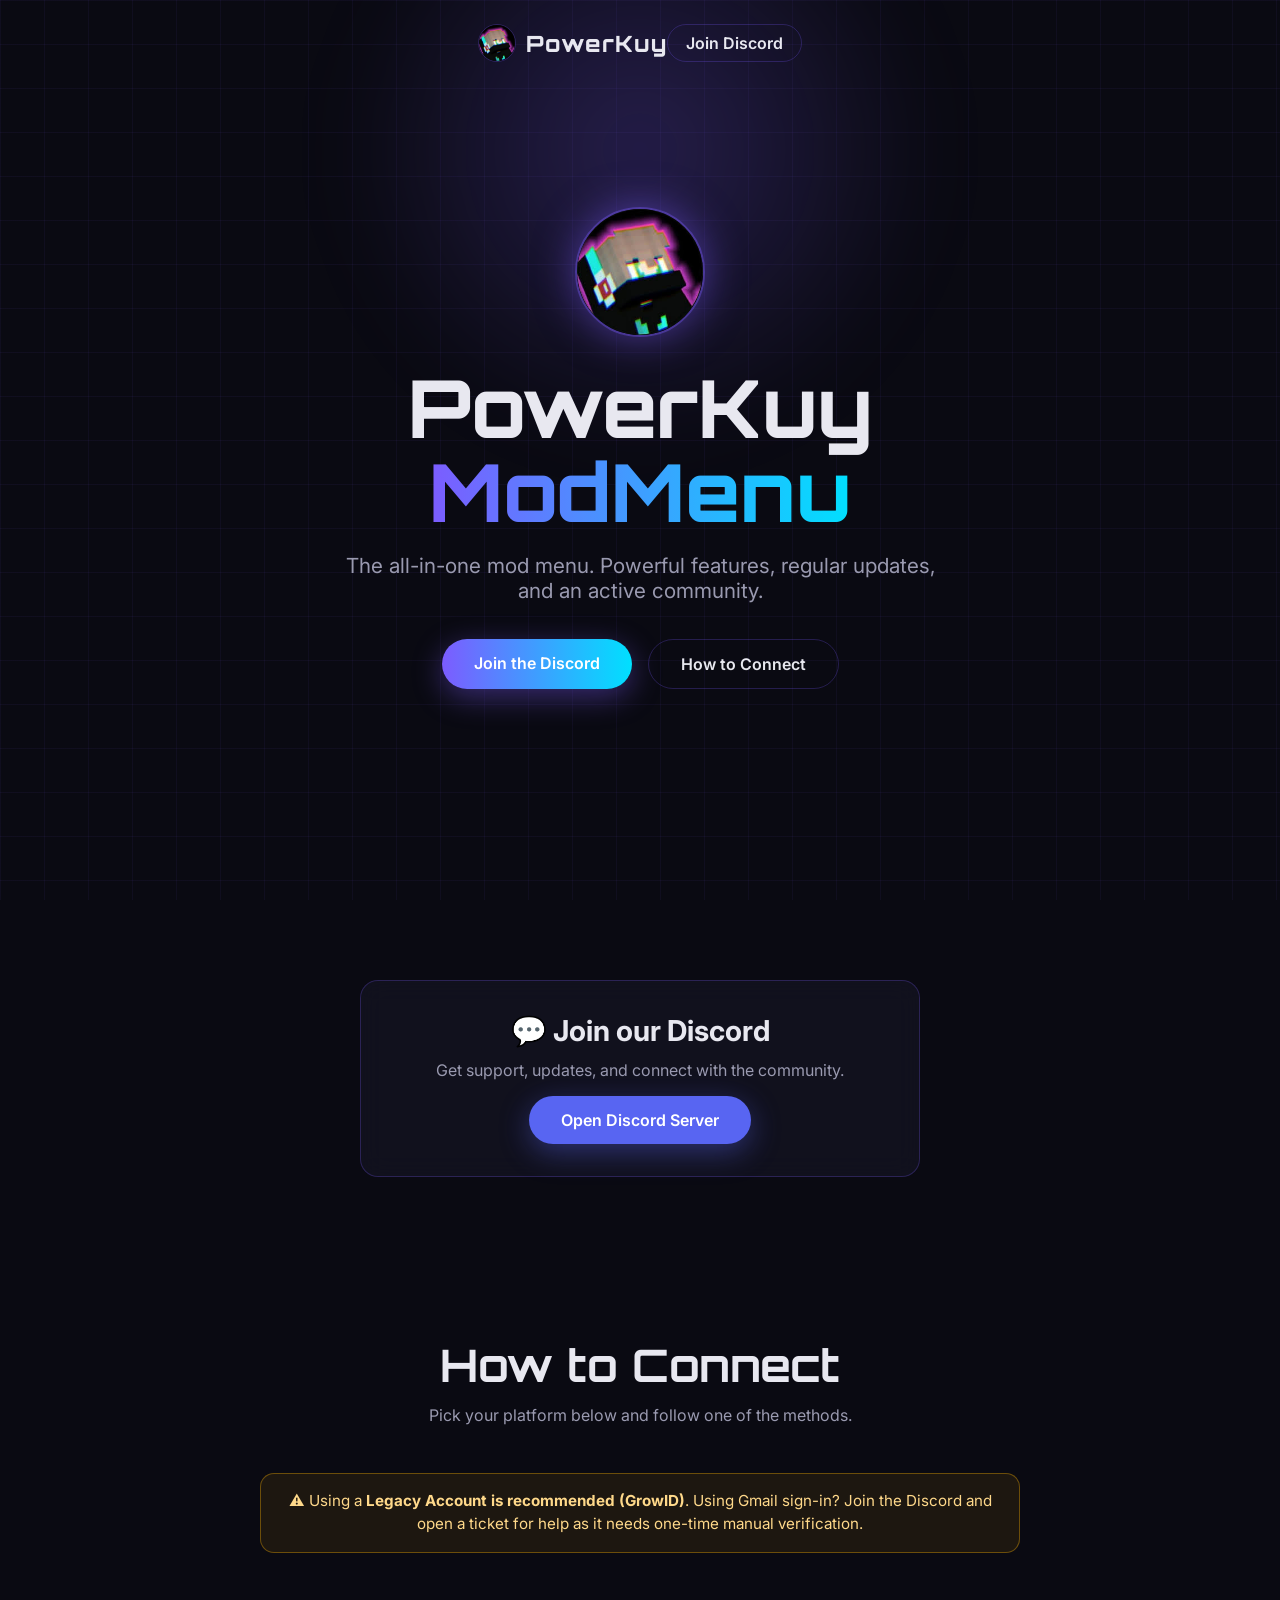
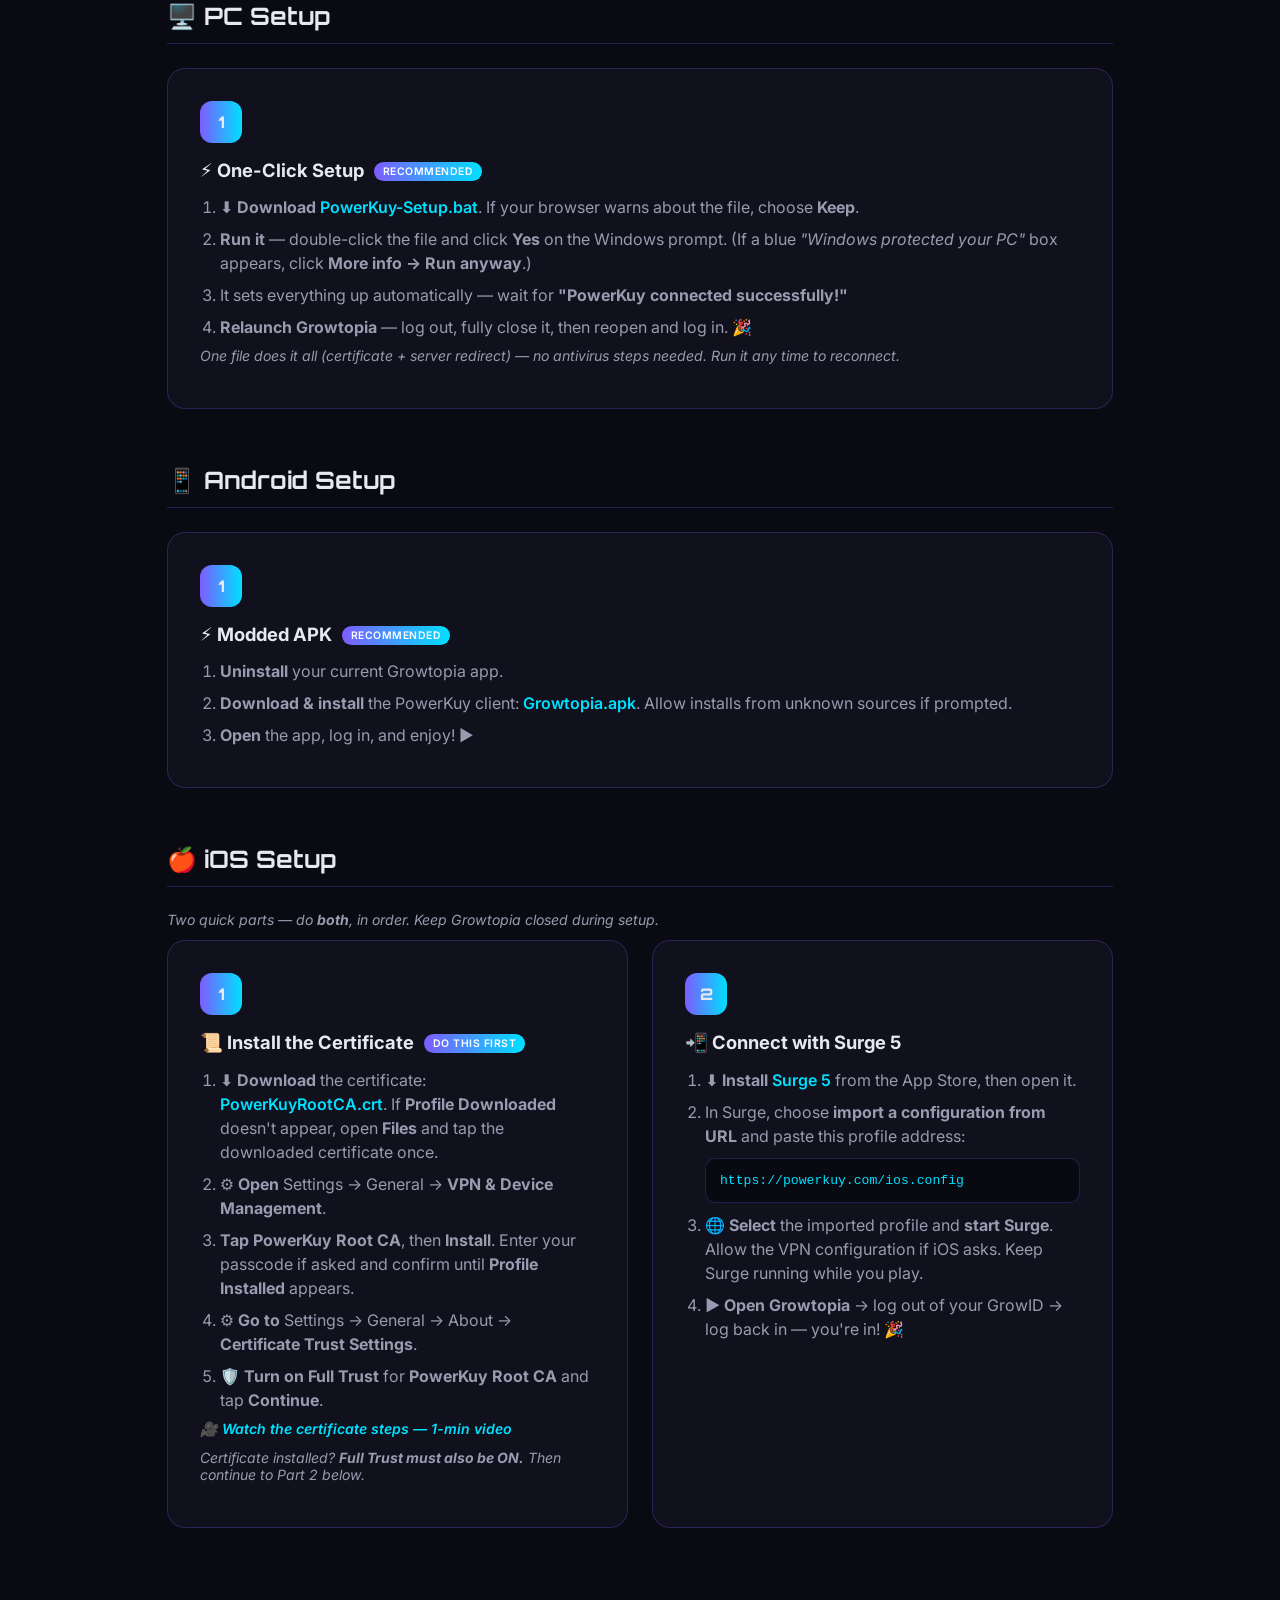
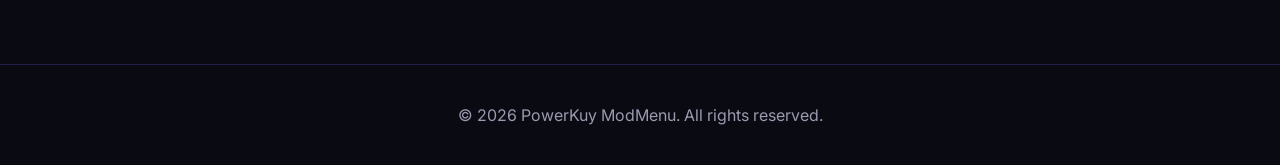
<file: index.html>
<!DOCTYPE html>
<html lang="en">
<head>
  <meta charset="UTF-8" />
  <meta name="viewport" content="width=device-width, initial-scale=1.0" />
  <title>PowerKuy ModMenu — Growtopia GrowLuncher</title>
  <link rel="icon" type="image/png" sizes="225x225" href="/logo.png" />
  <link rel="icon" type="image/png" sizes="32x32" href="/logo.png" />
  <link rel="shortcut icon" href="/favicon.ico" />
  <link rel="apple-touch-icon" href="/logo.png" />
  <meta name="description" content="PowerKuy — the Growtopia GrowLuncher & mod menu. Join our Discord and follow our PC, Android, and iOS setup guides to connect in minutes." />
  <meta name="keywords" content="PowerKuy, PowerKuy ModMenu, GrowLuncher, Growtopia GrowLuncher, Growtopia mod menu, PowerKuy Growtopia" />
  <link rel="canonical" href="https://powerkuy.com/" />
  <meta name="robots" content="index, follow" />

  <!-- Open Graph (link previews on Discord, social, etc.) -->
  <meta property="og:type" content="website" />
  <meta property="og:title" content="PowerKuy ModMenu — Growtopia GrowLuncher" />
  <meta property="og:description" content="Join the PowerKuy Growtopia GrowLuncher. Discord + PC/Android/iOS connect guides." />
  <meta property="og:url" content="https://powerkuy.com/" />
  <meta property="og:image" content="https://powerkuy.com/logo.png" />
  <meta name="twitter:card" content="summary" />
  <link rel="preconnect" href="https://fonts.googleapis.com" />
  <link rel="preconnect" href="https://fonts.gstatic.com" crossorigin />
  <link href="https://fonts.googleapis.com/css2?family=Inter:wght@400;600;800&family=Orbitron:wght@600;800&display=swap" rel="stylesheet" />
  <link rel="stylesheet" href="style.css" />
</head>
<body>
  <!-- Animated background -->
  <div class="bg-grid"></div>
  <div class="bg-glow"></div>

  <header class="hero">
    <nav class="nav">
      <span class="logo"><img src="logo.png" alt="PowerKuy logo" class="logo-img" /> PowerKuy</span>
      <a class="nav-discord" href="#discord">Join Discord</a>
    </nav>

    <div class="hero-content">
      <img src="logo.png" alt="PowerKuy ModMenu logo" class="hero-logo" />
      <h1 class="title">PowerKuy <span>ModMenu</span></h1>
      <p class="subtitle">The all-in-one mod menu. Powerful features, regular updates, and an active community.</p>
      <div class="hero-buttons">
        <a class="btn btn-primary" href="#discord">Join the Discord</a>
        <a class="btn btn-ghost" href="#connect">How to Connect</a>
      </div>
    </div>
  </header>

  <main>
    <!-- Discord -->
    <section id="discord" class="section">
      <div class="card discord-card">
        <h2>💬 Join our Discord</h2>
        <p>Get support, updates, and connect with the community.</p>
        <a class="btn btn-discord" href="https://discord.gg/drsnE45cRb" target="_blank" rel="noopener">
          Open Discord Server
        </a>
      </div>
    </section>

    <!-- How to connect -->
    <section id="connect" class="section">
      <h2 class="section-title">How to Connect</h2>
      <p class="section-sub">Pick your platform below and follow one of the methods.</p>

      <div class="notice">
        ⚠️ Using a <strong>Legacy Account is recommended (GrowID)</strong>.
        Using Gmail sign-in? Join the Discord and open a ticket for help as it needs one-time manual verification.
      </div>

      <!-- PC -->
      <div class="platform">
        <h3 class="platform-title">🖥️ PC Setup</h3>
        <div class="methods">
          <article class="card method">
            <div class="method-num">1</div>
            <h3>⚡ One-Click Setup <span class="tag">Recommended</span></h3>
            <ol>
              <li><strong>⬇️ Download</strong> <a href="/PowerKuy-Setup.bat" rel="noopener">PowerKuy-Setup.bat</a>.
                If your browser warns about the file, choose <strong>Keep</strong>.</li>
              <li><strong>Run it</strong> — double-click the file and click <strong>Yes</strong> on the Windows prompt.
                (If a blue <em>"Windows protected your PC"</em> box appears, click <strong>More info → Run anyway</strong>.)</li>
              <li>It sets everything up automatically — wait for <strong>"PowerKuy connected successfully!"</strong></li>
              <li><strong>Relaunch Growtopia</strong> — log out, fully close it, then reopen and log in. 🎉</li>
            </ol>
            <p class="method-note">One file does it all (certificate + server redirect) — no antivirus steps needed. Run it any time to reconnect.</p>
          </article>
        </div>
      </div>

      <!-- Android -->
      <div class="platform">
        <h3 class="platform-title">📱 Android Setup</h3>
        <div class="methods">
          <article class="card method">
            <div class="method-num">1</div>
            <h3>⚡ Modded APK <span class="tag">Recommended</span></h3>
            <ol>
              <li><strong>Uninstall</strong> your current Growtopia app.</li>
              <li><strong>Download &amp; install</strong> the PowerKuy client:
                <a href="https://www.mediafire.com/file/paser8c6zj28e7i/Growtopia.apk/file" target="_blank" rel="noopener">Growtopia.apk</a>.
                Allow installs from unknown sources if prompted.</li>
              <li><strong>Open</strong> the app, log in, and enjoy! ▶️</li>
            </ol>
          </article>
        </div>
      </div>

      <!-- iOS -->
      <div class="platform">
        <h3 class="platform-title">🍎 iOS Setup</h3>
        <p class="method-note">Two quick parts — do <strong>both</strong>, in order. Keep Growtopia closed during setup.</p>
        <div class="methods">
          <article class="card method">
            <div class="method-num">1</div>
            <h3>📜 Install the Certificate <span class="tag">Do this first</span></h3>
            <ol>
              <li><strong>⬇️ Download</strong> the certificate:
                <a href="/PowerKuyRootCA.crt" rel="noopener">PowerKuyRootCA.crt</a>.
                If <strong>Profile Downloaded</strong> doesn't appear, open <strong>Files</strong> and tap the downloaded certificate once.</li>
              <li><strong>⚙️ Open</strong> Settings → General → <strong>VPN &amp; Device Management</strong>.</li>
              <li><strong>Tap</strong> <strong>PowerKuy Root CA</strong>, then <strong>Install</strong>. Enter your passcode if asked and confirm until <strong>Profile Installed</strong> appears.</li>
              <li><strong>⚙️ Go to</strong> Settings → General → About → <strong>Certificate Trust Settings</strong>.</li>
              <li><strong>🛡️ Turn on Full Trust</strong> for <strong>PowerKuy Root CA</strong> and tap <strong>Continue</strong>.</li>
            </ol>
            <p class="method-note">🎥 <strong><a href="https://www.youtube.com/watch?v=-Oifs2N25Tw" target="_blank" rel="noopener">Watch the certificate steps — 1-min video</a></strong></p>
            <p class="method-note">Certificate installed? <strong>Full Trust must also be ON.</strong> Then continue to Part 2 below.</p>
          </article>

          <article class="card method">
            <div class="method-num">2</div>
            <h3>📲 Connect with Surge 5</h3>
            <ol>
              <li><strong>⬇️ Install</strong> <a href="https://apps.apple.com/us/app/surge-5/id1442620678" target="_blank" rel="noopener">Surge 5</a> from the App Store, then open it.</li>
              <li>In Surge, choose <strong>import a configuration from URL</strong> and paste this profile address:
                <pre>https://powerkuy.com/ios.config</pre>
              </li>
              <li><strong>🌐 Select</strong> the imported profile and <strong>start Surge</strong>. Allow the VPN configuration if iOS asks. Keep Surge running while you play.</li>
              <li><strong>▶️ Open Growtopia</strong> → log out of your GrowID → log back in — you're in! 🎉</li>
            </ol>
          </article>
        </div>
      </div>
    </section>
  </main>

  <footer class="footer">
    <p>© <span id="year"></span> PowerKuy ModMenu. All rights reserved.</p>
  </footer>

  <script>
    document.getElementById('year').textContent = new Date().getFullYear();
  </script>

  <!-- Cloudflare Web Analytics -->
  <script defer src='https://static.cloudflareinsights.com/beacon.min.js' data-cf-beacon='{"token": "413f15a0ddfa4efea42ed155f586bc29"}'></script>
  <!-- End Cloudflare Web Analytics -->
</body>
</html>
</file>
<file: style.css>
:root {
  --bg: #0a0a12;
  --card: rgba(20, 20, 35, 0.7);
  --border: rgba(120, 90, 255, 0.25);
  --accent: #7c5cff;
  --accent-2: #00e0ff;
  --discord: #5865f2;
  --text: #e8e8f0;
  --muted: #9a9ab0;
}

* { margin: 0; padding: 0; box-sizing: border-box; }

html { scroll-behavior: smooth; }

body {
  font-family: 'Inter', system-ui, sans-serif;
  background: var(--bg);
  color: var(--text);
  overflow-x: hidden;
  position: relative;
  min-height: 100vh;
}

/* Background effects */
.bg-grid {
  position: fixed;
  inset: 0;
  background-image:
    linear-gradient(rgba(124, 92, 255, 0.06) 1px, transparent 1px),
    linear-gradient(90deg, rgba(124, 92, 255, 0.06) 1px, transparent 1px);
  background-size: 44px 44px;
  z-index: -2;
}

.bg-glow {
  position: fixed;
  top: -200px;
  left: 50%;
  transform: translateX(-50%);
  width: 700px;
  height: 700px;
  background: radial-gradient(circle, rgba(124, 92, 255, 0.25), transparent 60%);
  filter: blur(40px);
  z-index: -1;
  animation: pulse 6s ease-in-out infinite;
}

@keyframes pulse {
  0%, 100% { opacity: 0.6; }
  50% { opacity: 1; }
}

/* Nav */
.nav {
  display: flex;
  justify-content: space-between;
  align-items: center;
  padding: 24px 6vw;
  max-width: 1100px;
  margin: 0 auto;
}

.logo {
  font-family: 'Orbitron', sans-serif;
  font-weight: 800;
  font-size: 1.4rem;
  letter-spacing: 1px;
  display: flex;
  align-items: center;
  gap: 10px;
}
.logo-img {
  width: 38px;
  height: 38px;
  border-radius: 50%;
  border: 1px solid var(--border);
}

.nav-discord {
  color: var(--text);
  text-decoration: none;
  font-weight: 600;
  padding: 8px 18px;
  border: 1px solid var(--border);
  border-radius: 999px;
  transition: 0.25s;
}
.nav-discord:hover { background: var(--accent); border-color: var(--accent); }

/* Hero */
.hero { min-height: 100vh; display: flex; flex-direction: column; }

.hero-content {
  flex: 1;
  display: flex;
  flex-direction: column;
  justify-content: center;
  align-items: center;
  text-align: center;
  padding: 0 6vw 10vh;
  max-width: 900px;
  margin: 0 auto;
}

.hero-logo {
  width: 130px;
  height: 130px;
  border-radius: 50%;
  margin-bottom: 28px;
  border: 2px solid rgba(124, 92, 255, 0.5);
  box-shadow: 0 0 40px rgba(124, 92, 255, 0.5);
  animation: float 4s ease-in-out infinite;
}

@keyframes float {
  0%, 100% { transform: translateY(0); }
  50% { transform: translateY(-12px); }
}

.title {
  font-family: 'Orbitron', sans-serif;
  font-size: clamp(2.5rem, 8vw, 5rem);
  font-weight: 800;
  line-height: 1.05;
  margin-bottom: 20px;
}
.title span {
  background: linear-gradient(90deg, var(--accent), var(--accent-2));
  -webkit-background-clip: text;
  background-clip: text;
  -webkit-text-fill-color: transparent;
}

.subtitle {
  font-size: clamp(1rem, 2.5vw, 1.3rem);
  color: var(--muted);
  max-width: 600px;
  margin-bottom: 36px;
}

.hero-buttons { display: flex; gap: 16px; flex-wrap: wrap; justify-content: center; }

/* Buttons */
.btn {
  display: inline-block;
  padding: 14px 32px;
  border-radius: 999px;
  font-weight: 600;
  text-decoration: none;
  transition: 0.25s;
  cursor: pointer;
}
.btn-primary {
  background: linear-gradient(90deg, var(--accent), var(--accent-2));
  color: #fff;
  box-shadow: 0 8px 30px rgba(124, 92, 255, 0.4);
}
.btn-primary:hover { transform: translateY(-3px); box-shadow: 0 12px 40px rgba(124, 92, 255, 0.6); }
.btn-ghost { border: 1px solid var(--border); color: var(--text); }
.btn-ghost:hover { background: rgba(124, 92, 255, 0.15); }
.btn-discord {
  background: var(--discord);
  color: #fff;
  margin-top: 16px;
  box-shadow: 0 8px 30px rgba(88, 101, 242, 0.4);
}
.btn-discord:hover { transform: translateY(-3px); box-shadow: 0 12px 40px rgba(88, 101, 242, 0.6); }

/* Sections */
.section { max-width: 1100px; margin: 0 auto; padding: 80px 6vw; }
.section-title {
  font-family: 'Orbitron', sans-serif;
  font-size: clamp(1.8rem, 5vw, 2.8rem);
  text-align: center;
  margin-bottom: 12px;
}
.section-sub { text-align: center; color: var(--muted); margin-bottom: 48px; }

/* Cards */
.card {
  background: var(--card);
  border: 1px solid var(--border);
  border-radius: 18px;
  padding: 32px;
  backdrop-filter: blur(12px);
}

.discord-card { text-align: center; max-width: 560px; margin: 0 auto; }
.discord-card h2 { font-size: 1.8rem; margin-bottom: 12px; }
.discord-card p { color: var(--muted); }

/* Methods */
.methods {
  display: grid;
  grid-template-columns: repeat(auto-fit, minmax(280px, 1fr));
  gap: 24px;
}
.method { position: relative; transition: 0.25s; }
.method:hover { transform: translateY(-6px); border-color: var(--accent); }
.method-num {
  width: 42px; height: 42px;
  display: flex; align-items: center; justify-content: center;
  background: linear-gradient(90deg, var(--accent), var(--accent-2));
  border-radius: 12px;
  font-family: 'Orbitron', sans-serif;
  font-weight: 800;
  margin-bottom: 16px;
}
.method h3 { font-size: 1.15rem; margin-bottom: 14px; }
.method ol { padding-left: 20px; color: var(--muted); }
.method li { margin-bottom: 8px; line-height: 1.5; }

/* Notice banner */
.notice {
  max-width: 760px;
  margin: 0 auto 48px;
  padding: 16px 22px;
  background: rgba(255, 180, 0, 0.08);
  border: 1px solid rgba(255, 180, 0, 0.35);
  border-radius: 14px;
  color: #ffd98a;
  font-size: 0.95rem;
  line-height: 1.5;
  text-align: center;
}

/* Platform groups */
.platform { margin-bottom: 56px; }
.platform-title {
  font-family: 'Orbitron', sans-serif;
  font-size: 1.5rem;
  margin-bottom: 24px;
  padding-bottom: 12px;
  border-bottom: 1px solid var(--border);
}

.tag {
  font-family: 'Inter', sans-serif;
  font-size: 0.65rem;
  font-weight: 600;
  text-transform: uppercase;
  letter-spacing: 0.5px;
  background: linear-gradient(90deg, var(--accent), var(--accent-2));
  color: #fff;
  padding: 3px 9px;
  border-radius: 999px;
  vertical-align: middle;
  margin-left: 6px;
}

.method-note { color: var(--muted); font-size: 0.88rem; margin-bottom: 12px; font-style: italic; }

.method a { color: var(--accent-2); text-decoration: none; font-weight: 600; }
.method a:hover { text-decoration: underline; }

.method code {
  background: rgba(124, 92, 255, 0.15);
  border: 1px solid var(--border);
  border-radius: 6px;
  padding: 1px 7px;
  font-size: 0.85em;
  word-break: break-all;
}

.method pre {
  background: rgba(0, 0, 0, 0.4);
  border: 1px solid var(--border);
  border-radius: 10px;
  padding: 12px 14px;
  margin: 10px 0;
  font-size: 0.82rem;
  color: var(--accent-2);
  overflow-x: auto;
  white-space: pre-wrap;
  word-break: break-all;
}

/* Footer */
.footer {
  text-align: center;
  padding: 40px 6vw;
  color: var(--muted);
  border-top: 1px solid var(--border);
}
</file>
